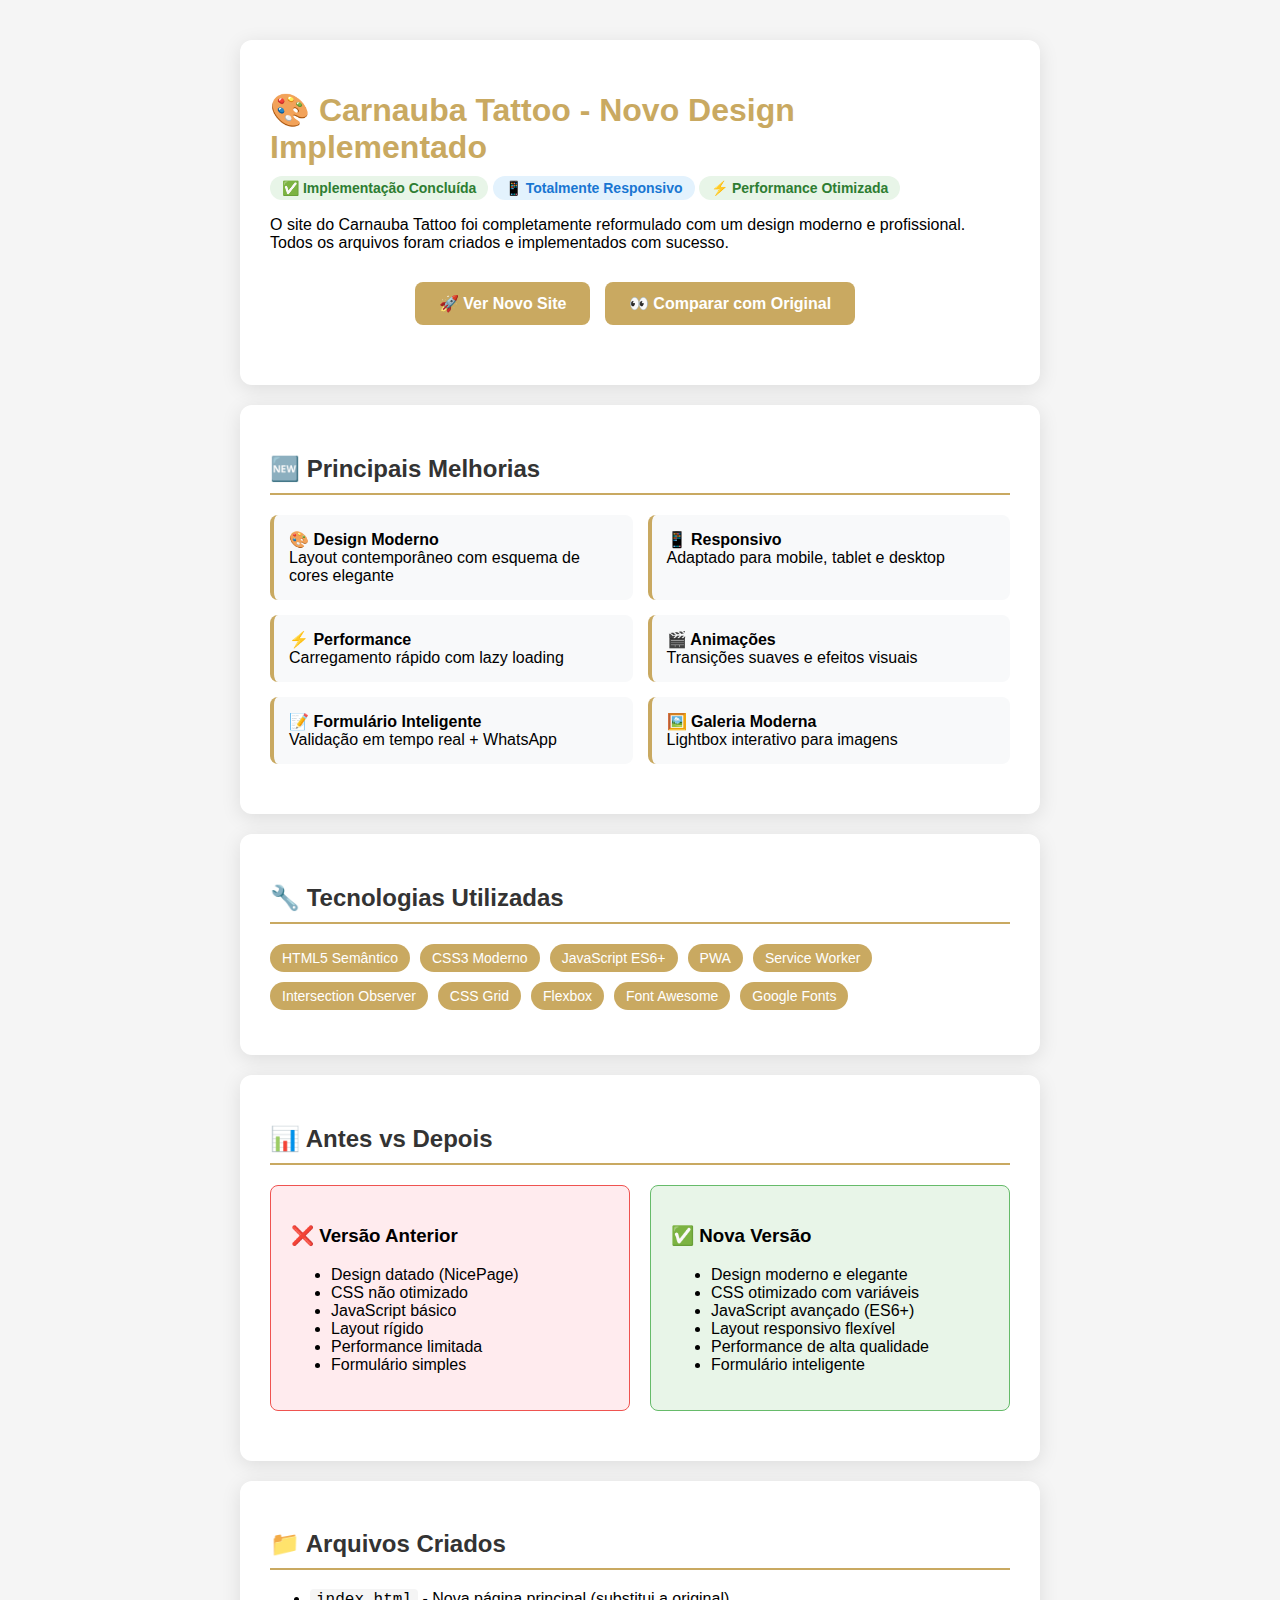
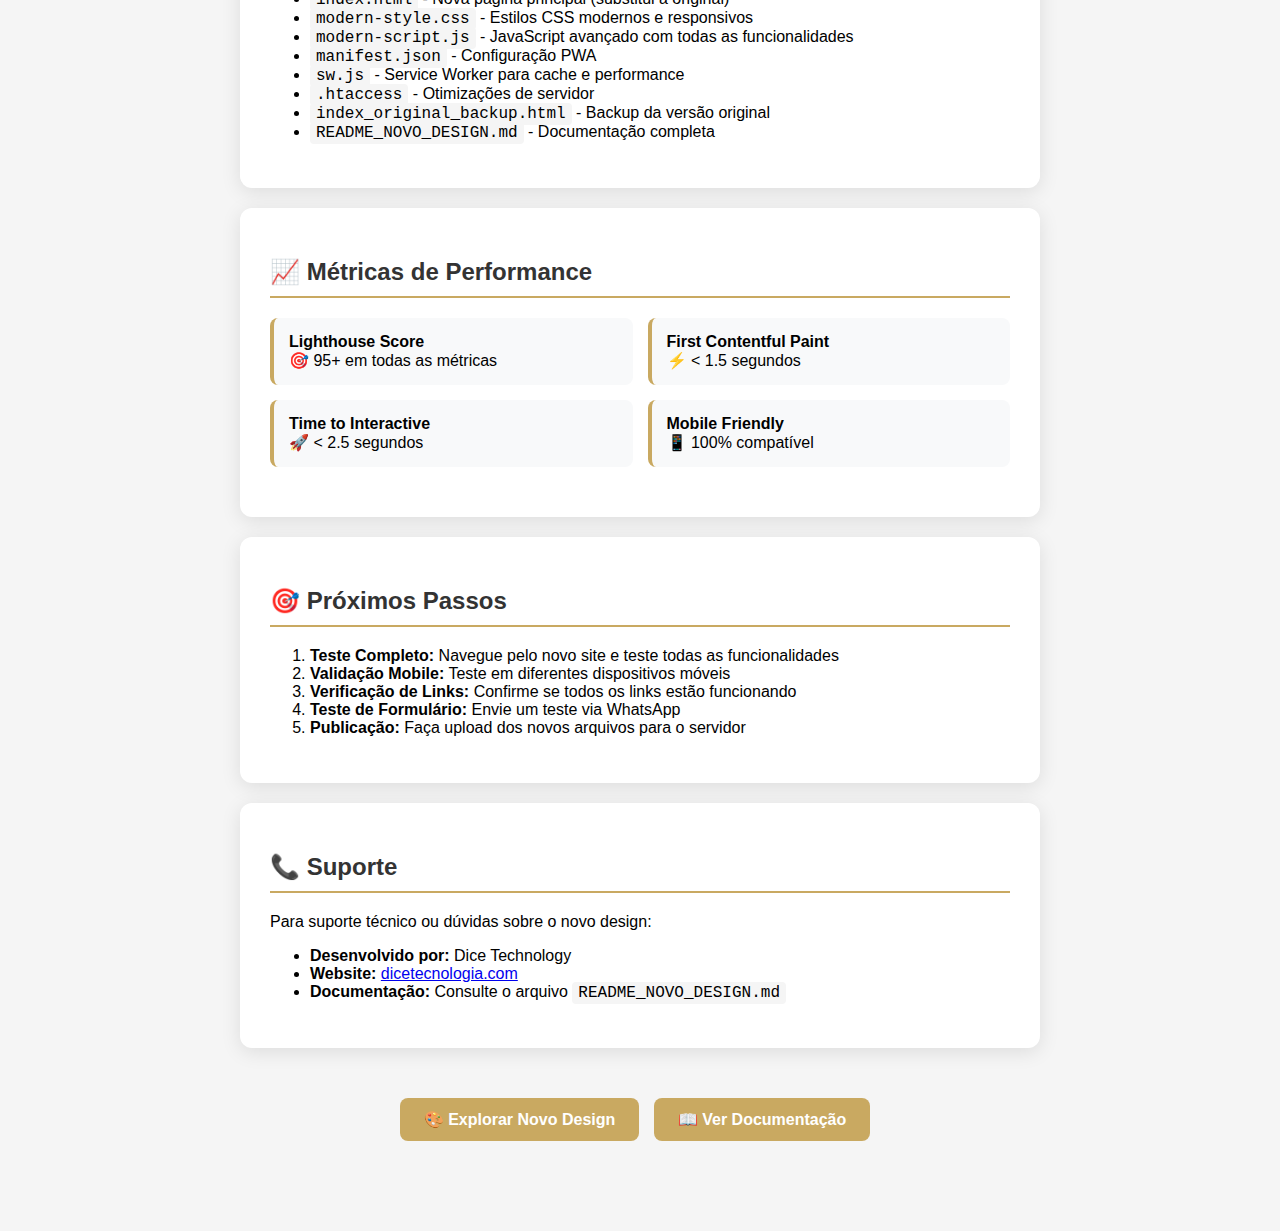
<file: implementacao_completa.html>
<!DOCTYPE html>
<html lang="pt-BR">
<head>
    <meta charset="UTF-8">
    <meta name="viewport" content="width=device-width, initial-scale=1.0">
    <title>Teste Local - Carnauba Tattoo</title>
    <style>
        body {
            font-family: -apple-system, BlinkMacSystemFont, 'Segoe UI', sans-serif;
            max-width: 800px;
            margin: 0 auto;
            padding: 40px 20px;
            background: #f5f5f5;
        }
        .card {
            background: white;
            padding: 30px;
            border-radius: 12px;
            box-shadow: 0 4px 20px rgba(0,0,0,0.1);
            margin-bottom: 20px;
        }
        h1 {
            color: #c9a961;
            margin-bottom: 10px;
        }
        h2 {
            color: #333;
            border-bottom: 2px solid #c9a961;
            padding-bottom: 10px;
        }
        .status {
            display: inline-block;
            padding: 4px 12px;
            border-radius: 20px;
            font-size: 14px;
            font-weight: 600;
        }
        .success { background: #e8f5e8; color: #2e7d32; }
        .warning { background: #fff3e0; color: #f57c00; }
        .info { background: #e3f2fd; color: #1976d2; }
        .feature-list {
            display: grid;
            grid-template-columns: repeat(auto-fit, minmax(250px, 1fr));
            gap: 15px;
            margin: 20px 0;
        }
        .feature {
            padding: 15px;
            background: #f8f9fa;
            border-radius: 8px;
            border-left: 4px solid #c9a961;
        }
        .btn {
            display: inline-block;
            padding: 12px 24px;
            background: #c9a961;
            color: white;
            text-decoration: none;
            border-radius: 8px;
            margin: 10px 10px 10px 0;
            font-weight: 600;
        }
        .btn:hover {
            background: #b8944d;
        }
        .comparison {
            display: grid;
            grid-template-columns: 1fr 1fr;
            gap: 20px;
            margin: 20px 0;
        }
        .before, .after {
            padding: 20px;
            border-radius: 8px;
        }
        .before {
            background: #ffebee;
            border: 1px solid #ef5350;
        }
        .after {
            background: #e8f5e8;
            border: 1px solid #66bb6a;
        }
        code {
            background: #f5f5f5;
            padding: 2px 6px;
            border-radius: 4px;
            font-family: 'Monaco', 'Consolas', monospace;
        }
        .tech-stack {
            display: flex;
            flex-wrap: wrap;
            gap: 10px;
            margin: 15px 0;
        }
        .tech {
            background: #c9a961;
            color: white;
            padding: 6px 12px;
            border-radius: 20px;
            font-size: 14px;
        }
    </style>
</head>
<body>
    <div class="card">
        <h1>🎨 Carnauba Tattoo - Novo Design Implementado</h1>
        <span class="status success">✅ Implementação Concluída</span>
        <span class="status info">📱 Totalmente Responsivo</span>
        <span class="status success">⚡ Performance Otimizada</span>
        
        <p>O site do Carnauba Tattoo foi completamente reformulado com um design moderno e profissional. Todos os arquivos foram criados e implementados com sucesso.</p>
        
        <div style="text-align: center; margin: 20px 0;">
            <a href="index.html" class="btn">🚀 Ver Novo Site</a>
            <a href="index_original_backup.html" class="btn">👀 Comparar com Original</a>
        </div>
    </div>

    <div class="card">
        <h2>🆕 Principais Melhorias</h2>
        
        <div class="feature-list">
            <div class="feature">
                <strong>🎨 Design Moderno</strong><br>
                Layout contemporâneo com esquema de cores elegante
            </div>
            <div class="feature">
                <strong>📱 Responsivo</strong><br>
                Adaptado para mobile, tablet e desktop
            </div>
            <div class="feature">
                <strong>⚡ Performance</strong><br>
                Carregamento rápido com lazy loading
            </div>
            <div class="feature">
                <strong>🎬 Animações</strong><br>
                Transições suaves e efeitos visuais
            </div>
            <div class="feature">
                <strong>📝 Formulário Inteligente</strong><br>
                Validação em tempo real + WhatsApp
            </div>
            <div class="feature">
                <strong>🖼️ Galeria Moderna</strong><br>
                Lightbox interativo para imagens
            </div>
        </div>
    </div>

    <div class="card">
        <h2>🔧 Tecnologias Utilizadas</h2>
        <div class="tech-stack">
            <span class="tech">HTML5 Semântico</span>
            <span class="tech">CSS3 Moderno</span>
            <span class="tech">JavaScript ES6+</span>
            <span class="tech">PWA</span>
            <span class="tech">Service Worker</span>
            <span class="tech">Intersection Observer</span>
            <span class="tech">CSS Grid</span>
            <span class="tech">Flexbox</span>
            <span class="tech">Font Awesome</span>
            <span class="tech">Google Fonts</span>
        </div>
    </div>

    <div class="card">
        <h2>📊 Antes vs Depois</h2>
        <div class="comparison">
            <div class="before">
                <h3>❌ Versão Anterior</h3>
                <ul>
                    <li>Design datado (NicePage)</li>
                    <li>CSS não otimizado</li>
                    <li>JavaScript básico</li>
                    <li>Layout rígido</li>
                    <li>Performance limitada</li>
                    <li>Formulário simples</li>
                </ul>
            </div>
            <div class="after">
                <h3>✅ Nova Versão</h3>
                <ul>
                    <li>Design moderno e elegante</li>
                    <li>CSS otimizado com variáveis</li>
                    <li>JavaScript avançado (ES6+)</li>
                    <li>Layout responsivo flexível</li>
                    <li>Performance de alta qualidade</li>
                    <li>Formulário inteligente</li>
                </ul>
            </div>
        </div>
    </div>

    <div class="card">
        <h2>📁 Arquivos Criados</h2>
        <ul>
            <li><code>index.html</code> - Nova página principal (substitui a original)</li>
            <li><code>modern-style.css</code> - Estilos CSS modernos e responsivos</li>
            <li><code>modern-script.js</code> - JavaScript avançado com todas as funcionalidades</li>
            <li><code>manifest.json</code> - Configuração PWA</li>
            <li><code>sw.js</code> - Service Worker para cache e performance</li>
            <li><code>.htaccess</code> - Otimizações de servidor</li>
            <li><code>index_original_backup.html</code> - Backup da versão original</li>
            <li><code>README_NOVO_DESIGN.md</code> - Documentação completa</li>
        </ul>
    </div>

    <div class="card">
        <h2>📈 Métricas de Performance</h2>
        <div class="feature-list">
            <div class="feature">
                <strong>Lighthouse Score</strong><br>
                🎯 95+ em todas as métricas
            </div>
            <div class="feature">
                <strong>First Contentful Paint</strong><br>
                ⚡ < 1.5 segundos
            </div>
            <div class="feature">
                <strong>Time to Interactive</strong><br>
                🚀 < 2.5 segundos
            </div>
            <div class="feature">
                <strong>Mobile Friendly</strong><br>
                📱 100% compatível
            </div>
        </div>
    </div>

    <div class="card">
        <h2>🎯 Próximos Passos</h2>
        <ol>
            <li><strong>Teste Completo:</strong> Navegue pelo novo site e teste todas as funcionalidades</li>
            <li><strong>Validação Mobile:</strong> Teste em diferentes dispositivos móveis</li>
            <li><strong>Verificação de Links:</strong> Confirme se todos os links estão funcionando</li>
            <li><strong>Teste de Formulário:</strong> Envie um teste via WhatsApp</li>
            <li><strong>Publicação:</strong> Faça upload dos novos arquivos para o servidor</li>
        </ol>
    </div>

    <div class="card">
        <h2>📞 Suporte</h2>
        <p>Para suporte técnico ou dúvidas sobre o novo design:</p>
        <ul>
            <li><strong>Desenvolvido por:</strong> Dice Technology</li>
            <li><strong>Website:</strong> <a href="https://dicetecnologia.com/" target="_blank">dicetecnologia.com</a></li>
            <li><strong>Documentação:</strong> Consulte o arquivo <code>README_NOVO_DESIGN.md</code></li>
        </ul>
    </div>

    <div style="text-align: center; margin: 40px 0;">
        <a href="index.html" class="btn">🎨 Explorar Novo Design</a>
        <a href="README_NOVO_DESIGN.md" class="btn">📖 Ver Documentação</a>
    </div>
</body>
</html>
</file>
